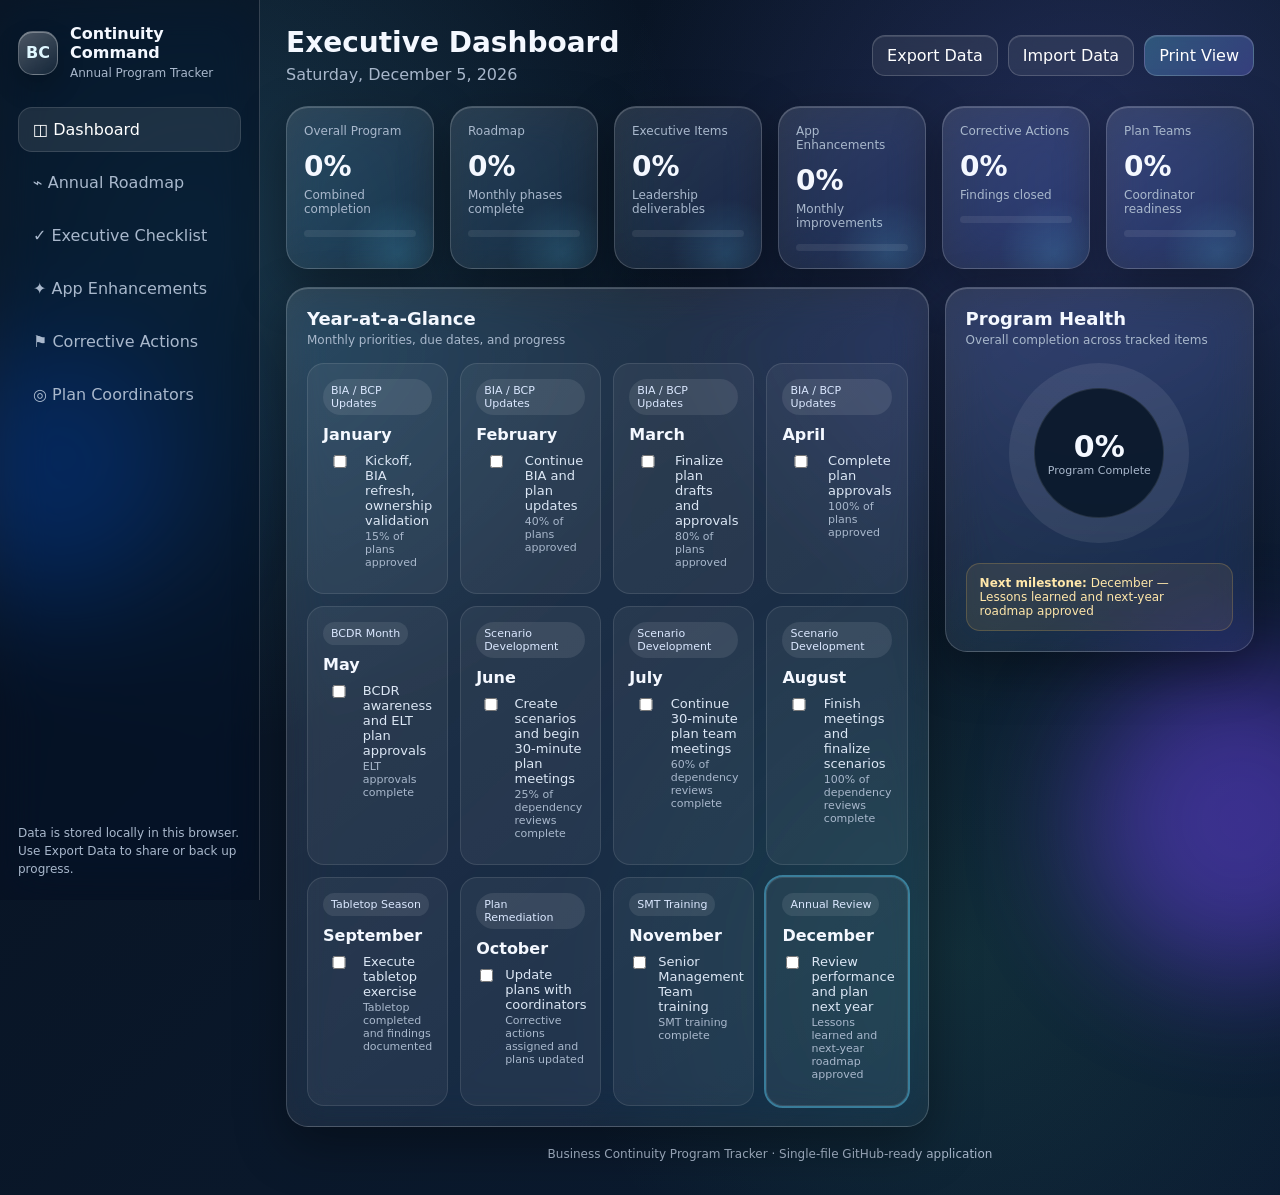
<file: bcr.html>
<!DOCTYPE html>
<html lang="en">
<head>
<meta charset="UTF-8" />
<meta name="viewport" content="width=device-width, initial-scale=1.0" />
<title>Business Continuity Program Tracker</title>
<style>
:root{
  --bg:#07111f;
  --bg2:#0c1d33;
  --glass:rgba(255,255,255,.10);
  --glass-strong:rgba(255,255,255,.16);
  --border:rgba(255,255,255,.18);
  --text:#f4f8ff;
  --muted:#a9b8cc;
  --accent:#64d7ff;
  --accent2:#7b7cff;
  --success:#4ee0a0;
  --warning:#ffc857;
  --danger:#ff6b7a;
  --shadow:0 18px 50px rgba(0,0,0,.35);
}
*{box-sizing:border-box}
html{scroll-behavior:smooth}
body{
  margin:0;
  min-height:100vh;
  font-family:Inter,ui-sans-serif,system-ui,-apple-system,BlinkMacSystemFont,"Segoe UI",sans-serif;
  color:var(--text);
  background:
    radial-gradient(circle at 15% 20%, rgba(100,215,255,.18), transparent 35%),
    radial-gradient(circle at 85% 15%, rgba(123,124,255,.22), transparent 32%),
    radial-gradient(circle at 75% 80%, rgba(78,224,160,.10), transparent 30%),
    linear-gradient(135deg,var(--bg),var(--bg2));
  overflow-x:hidden;
}
body:before,body:after{
  content:"";
  position:fixed;
  border-radius:50%;
  filter:blur(60px);
  opacity:.45;
  z-index:-1;
}
body:before{width:260px;height:260px;background:#2678ff;left:-80px;top:38%}
body:after{width:320px;height:320px;background:#7447ff;right:-120px;bottom:-80px}
button,input,select,textarea{font:inherit}
button{cursor:pointer}
.app{display:grid;grid-template-columns:260px 1fr;min-height:100vh}
.sidebar{
  position:sticky;top:0;height:100vh;padding:24px 18px;
  background:rgba(7,17,31,.58);
  backdrop-filter:blur(22px) saturate(150%);
  -webkit-backdrop-filter:blur(22px) saturate(150%);
  border-right:1px solid var(--border);
}
.brand{display:flex;gap:12px;align-items:center;margin-bottom:26px}
.logo{
  width:44px;height:44px;border-radius:15px;
  background:linear-gradient(145deg,rgba(255,255,255,.28),rgba(255,255,255,.06));
  border:1px solid rgba(255,255,255,.26);
  box-shadow:inset 0 1px 0 rgba(255,255,255,.3),0 12px 26px rgba(0,0,0,.22);
  display:grid;place-items:center;font-weight:800;color:#dff7ff
}
.brand h1{font-size:16px;line-height:1.2;margin:0}
.brand span{font-size:12px;color:var(--muted)}
.nav{display:grid;gap:8px}
.nav button{
  width:100%;padding:12px 14px;border-radius:14px;border:1px solid transparent;
  background:transparent;color:var(--muted);text-align:left;display:flex;gap:10px;align-items:center
}
.nav button:hover,.nav button.active{
  color:#fff;background:rgba(255,255,255,.09);border-color:rgba(255,255,255,.12)
}
.sidebar-footer{position:absolute;bottom:22px;left:18px;right:18px}
.small{font-size:12px;color:var(--muted);line-height:1.5}
.main{padding:26px;max-width:1600px;width:100%;margin:0 auto}
.topbar{display:flex;justify-content:space-between;gap:18px;align-items:center;margin-bottom:22px}
.title h2{font-size:28px;margin:0 0 6px}
.title p{margin:0;color:var(--muted)}
.actions{display:flex;flex-wrap:wrap;gap:10px}
.btn{
  border:1px solid var(--border);color:#fff;padding:10px 14px;border-radius:13px;
  background:rgba(255,255,255,.08);backdrop-filter:blur(12px);
  box-shadow:inset 0 1px 0 rgba(255,255,255,.12)
}
.btn:hover{background:rgba(255,255,255,.14)}
.btn.primary{background:linear-gradient(135deg,rgba(100,215,255,.28),rgba(123,124,255,.30))}
.grid{display:grid;gap:16px}
.metrics{grid-template-columns:repeat(6,minmax(0,1fr));margin-bottom:18px}
.glass{
  background:linear-gradient(145deg,rgba(255,255,255,.13),rgba(255,255,255,.055));
  border:1px solid var(--border);
  box-shadow:var(--shadow),inset 0 1px 0 rgba(255,255,255,.18);
  backdrop-filter:blur(20px) saturate(145%);
  -webkit-backdrop-filter:blur(20px) saturate(145%);
  border-radius:22px;
}
.metric{padding:17px;position:relative;overflow:hidden}
.metric:after{
  content:"";position:absolute;inset:auto -20px -40px auto;width:110px;height:110px;border-radius:50%;
  background:radial-gradient(circle,rgba(100,215,255,.16),transparent 70%)
}
.metric .label{font-size:12px;color:var(--muted);margin-bottom:12px}
.metric .value{font-size:28px;font-weight:750}
.metric .sub{font-size:12px;color:var(--muted);margin-top:5px}
.progress{height:7px;background:rgba(255,255,255,.08);border-radius:10px;overflow:hidden;margin-top:14px}
.progress span{display:block;height:100%;border-radius:10px;background:linear-gradient(90deg,var(--accent),var(--accent2))}
.layout{grid-template-columns:1.35fr .65fr;align-items:start}
.panel{padding:20px}
.panel h3{margin:0 0 4px;font-size:18px}
.panel-head{display:flex;justify-content:space-between;gap:12px;align-items:center;margin-bottom:16px}
.panel-sub{font-size:12px;color:var(--muted)}
.months{display:grid;grid-template-columns:repeat(4,minmax(0,1fr));gap:12px}
.month-card{padding:15px;border-radius:17px;background:rgba(255,255,255,.055);border:1px solid rgba(255,255,255,.10)}
.month-card.active{outline:2px solid rgba(100,215,255,.45)}
.month-card h4{margin:0 0 6px}
.phase{display:inline-flex;font-size:11px;padding:5px 8px;border-radius:99px;background:rgba(255,255,255,.09);color:#dbe8ff;margin-bottom:10px}
.task{display:flex;gap:9px;align-items:flex-start;margin:9px 0;color:#dce7f5;font-size:13px}
.task input{margin-top:2px;accent-color:#67d5ff}
.task.completed span{text-decoration:line-through;color:#7f91a7}
.task-date{display:block;color:var(--muted);font-size:11px;margin-top:2px}
.roadmap-table{width:100%;border-collapse:collapse}
.roadmap-table th,.roadmap-table td{padding:12px 10px;border-bottom:1px solid rgba(255,255,255,.08);text-align:left;vertical-align:top}
.roadmap-table th{font-size:11px;color:var(--muted);text-transform:uppercase;letter-spacing:.08em}
.status{
  display:inline-flex;align-items:center;gap:6px;border-radius:99px;padding:6px 9px;font-size:11px;
  background:rgba(255,255,255,.08)
}
.dot{width:7px;height:7px;border-radius:50%}
.red{background:var(--danger)}.amber{background:var(--warning)}.green{background:var(--success)}
.tabs{display:flex;gap:8px;flex-wrap:wrap;margin-bottom:14px}
.tab{padding:8px 11px;border-radius:11px;border:1px solid rgba(255,255,255,.1);background:rgba(255,255,255,.04);color:var(--muted)}
.tab.active{background:rgba(255,255,255,.12);color:#fff}
.form-grid{display:grid;grid-template-columns:repeat(2,minmax(0,1fr));gap:10px}
input,select,textarea{
  width:100%;border-radius:12px;border:1px solid rgba(255,255,255,.13);
  background:rgba(8,18,34,.55);color:#fff;padding:10px 11px;outline:none
}
textarea{min-height:82px;resize:vertical}
input:focus,select:focus,textarea:focus{border-color:rgba(100,215,255,.5);box-shadow:0 0 0 3px rgba(100,215,255,.08)}
.list{display:grid;gap:10px}
.item{
  padding:13px;border-radius:15px;background:rgba(255,255,255,.055);
  border:1px solid rgba(255,255,255,.09);display:grid;grid-template-columns:1fr auto;gap:12px
}
.item strong{display:block;font-size:14px}
.item .meta{font-size:12px;color:var(--muted);margin-top:4px}
.item-actions{display:flex;gap:6px;align-items:start}
.icon-btn{border:1px solid rgba(255,255,255,.1);background:rgba(255,255,255,.05);color:#fff;border-radius:10px;padding:7px 9px}
.donut{
  width:180px;height:180px;border-radius:50%;margin:10px auto 20px;
  background:conic-gradient(var(--accent) 0deg, var(--accent2) var(--deg), rgba(255,255,255,.08) var(--deg));
  display:grid;place-items:center;position:relative;
}
.donut:after{content:"";width:128px;height:128px;border-radius:50%;background:rgba(10,24,43,.92);border:1px solid rgba(255,255,255,.1)}
.donut-label{position:absolute;z-index:2;text-align:center}
.donut-label b{font-size:30px}.donut-label span{display:block;font-size:11px;color:var(--muted)}
.notice{padding:12px 13px;border-radius:14px;background:rgba(255,200,87,.09);border:1px solid rgba(255,200,87,.20);font-size:12px;color:#ffe7aa}
.section{display:none}.section.active{display:block}
.footer{padding:20px 0 8px;text-align:center;color:var(--muted);font-size:12px}
@media(max-width:1200px){.metrics{grid-template-columns:repeat(3,1fr)}.months{grid-template-columns:repeat(3,1fr)}}
@media(max-width:900px){.app{grid-template-columns:1fr}.sidebar{position:relative;height:auto;border-right:0;border-bottom:1px solid var(--border)}.sidebar-footer{position:static;margin-top:20px}.nav{grid-template-columns:repeat(3,1fr)}.layout{grid-template-columns:1fr}.main{padding:18px}.months{grid-template-columns:repeat(2,1fr)}}
@media(max-width:600px){.metrics{grid-template-columns:1fr 1fr}.months{grid-template-columns:1fr}.topbar{align-items:flex-start;flex-direction:column}.nav{grid-template-columns:1fr 1fr}.form-grid{grid-template-columns:1fr}.roadmap-table{font-size:12px}}
</style>
</head>
<body>
<div class="app">
<aside class="sidebar">
  <div class="brand">
    <div class="logo">BC</div>
    <div><h1>Continuity Command</h1><span>Annual Program Tracker</span></div>
  </div>
  <div class="nav">
    <button class="active" data-section="dashboard">◫ Dashboard</button>
    <button data-section="roadmap">⌁ Annual Roadmap</button>
    <button data-section="checklist">✓ Executive Checklist</button>
    <button data-section="enhancements">✦ App Enhancements</button>
    <button data-section="actions">⚑ Corrective Actions</button>
    <button data-section="coordinators">◎ Plan Coordinators</button>
  </div>
  <div class="sidebar-footer">
    <div class="small">Data is stored locally in this browser. Use Export Data to share or back up progress.</div>
  </div>
</aside>

<main class="main">
  <div class="topbar">
    <div class="title">
      <h2 id="pageTitle">Executive Dashboard</h2>
      <p id="todayLabel"></p>
    </div>
    <div class="actions">
      <button class="btn" onclick="exportData()">Export Data</button>
      <button class="btn" onclick="document.getElementById('importFile').click()">Import Data</button>
      <button class="btn primary" onclick="print()">Print View</button>
      <input id="importFile" type="file" accept=".json" hidden />
    </div>
  </div>

  <section id="dashboard" class="section active">
    <div class="grid metrics" id="metrics"></div>
    <div class="grid layout">
      <div class="glass panel">
        <div class="panel-head"><div><h3>Year-at-a-Glance</h3><div class="panel-sub">Monthly priorities, due dates, and progress</div></div></div>
        <div class="months" id="monthCards"></div>
      </div>
      <div class="glass panel">
        <div class="panel-head"><div><h3>Program Health</h3><div class="panel-sub">Overall completion across tracked items</div></div></div>
        <div class="donut" id="donut"><div class="donut-label"><b id="healthPct">0%</b><span>Program Complete</span></div></div>
        <div class="notice" id="nextMilestone"></div>
      </div>
    </div>
  </section>

  <section id="roadmap" class="section">
    <div class="glass panel">
      <div class="panel-head"><div><h3>Annual Roadmap</h3><div class="panel-sub">January through December program phases</div></div></div>
      <div style="overflow:auto"><table class="roadmap-table"><thead><tr><th>Month</th><th>Phase</th><th>Primary Focus</th><th>Milestone</th><th>Benchmark</th><th>Application Enhancement</th><th>Status</th></tr></thead><tbody id="roadmapBody"></tbody></table></div>
    </div>
  </section>

  <section id="checklist" class="section">
    <div class="grid layout">
      <div class="glass panel">
        <div class="panel-head"><div><h3>Executive Checklist</h3><div class="panel-sub">Leadership-facing deliverables and due dates</div></div></div>
        <div class="list" id="checklistList"></div>
      </div>
      <div class="glass panel">
        <h3>Add Executive Item</h3><div class="panel-sub" style="margin-bottom:14px">Create a new milestone or approval item</div>
        <div class="form-grid">
          <input id="newCheckTitle" placeholder="Deliverable" />
          <input id="newCheckDue" placeholder="Due date" />
          <input id="newCheckOwner" placeholder="Executive owner" />
          <select id="newCheckStatus"><option>Not Started</option><option>In Progress</option><option>Complete</option><option>At Risk</option></select>
        </div>
        <button class="btn primary" style="margin-top:12px" onclick="addChecklist()">Add Item</button>
      </div>
    </div>
  </section>

  <section id="enhancements" class="section">
    <div class="grid layout">
      <div class="glass panel">
        <div class="panel-head"><div><h3>Monthly Application Enhancements</h3><div class="panel-sub">One improvement opportunity reviewed each month</div></div></div>
        <div class="list" id="enhancementList"></div>
      </div>
      <div class="glass panel">
        <h3>Add Enhancement</h3><div class="panel-sub" style="margin-bottom:14px">Track a new capability or best-practice review</div>
        <div class="form-grid">
          <select id="enhMonth"></select>
          <input id="enhTitle" placeholder="Enhancement title" />
          <input id="enhValue" placeholder="Business value" />
          <select id="enhPriority"><option>High</option><option>Medium</option><option>Low</option><option>Future</option></select>
        </div>
        <textarea id="enhNotes" placeholder="Notes or benchmark findings"></textarea>
        <button class="btn primary" style="margin-top:12px" onclick="addEnhancement()">Add Enhancement</button>
      </div>
    </div>
  </section>

  <section id="actions" class="section">
    <div class="grid layout">
      <div class="glass panel">
        <div class="panel-head"><div><h3>Corrective Actions</h3><div class="panel-sub">Gaps, owners, due dates, and closure status</div></div></div>
        <div class="list" id="actionList"></div>
      </div>
      <div class="glass panel">
        <h3>Add Corrective Action</h3>
        <div class="form-grid" style="margin-top:14px">
          <input id="actGap" placeholder="Gap or finding" />
          <select id="actRisk"><option>High</option><option>Medium</option><option>Low</option></select>
          <input id="actOwner" placeholder="Owner" />
          <input id="actDue" type="date" />
        </div>
        <textarea id="actNotes" placeholder="Recommended action or validation notes"></textarea>
        <button class="btn primary" style="margin-top:12px" onclick="addAction()">Add Action</button>
      </div>
    </div>
  </section>

  <section id="coordinators" class="section">
    <div class="grid layout">
      <div class="glass panel">
        <div class="panel-head"><div><h3>Plan Coordinator Tracker</h3><div class="panel-sub">Department ownership and readiness status</div></div></div>
        <div class="list" id="coordinatorList"></div>
      </div>
      <div class="glass panel">
        <h3>Add Plan Coordinator</h3>
        <div class="form-grid" style="margin-top:14px">
          <input id="coordDept" placeholder="Department" />
          <input id="coordName" placeholder="Coordinator" />
          <input id="coordPlans" type="number" min="1" value="1" placeholder="Plan count" />
          <select id="coordStatus"><option>Not Started</option><option>In Progress</option><option>Complete</option><option>At Risk</option></select>
        </div>
        <button class="btn primary" style="margin-top:12px" onclick="addCoordinator()">Add Coordinator</button>
      </div>
    </div>
  </section>

  <div class="footer">Business Continuity Program Tracker · Single-file GitHub-ready application</div>
</main>
</div>

<script>
const months=["January","February","March","April","May","June","July","August","September","October","November","December"];
const defaults={
 roadmap:[
  {month:"January",phase:"BIA / BCP Updates",focus:"Kickoff, BIA refresh, ownership validation",milestone:"15% of plans approved",benchmark:"Review prior findings and candidate tabletop departments",enhancement:"Dashboard and user experience review",complete:false},
  {month:"February",phase:"BIA / BCP Updates",focus:"Continue BIA and plan updates",milestone:"40% of plans approved",benchmark:"Review RTOs of one day or earlier",enhancement:"Test-per-plan tracking",complete:false},
  {month:"March",phase:"BIA / BCP Updates",focus:"Finalize plan drafts and approvals",milestone:"80% of plans approved",benchmark:"Review critical vendor and application gaps",enhancement:"Product and service mapping",complete:false},
  {month:"April",phase:"BIA / BCP Updates",focus:"Complete plan approvals",milestone:"100% of plans approved",benchmark:"Prioritize departments and scenarios",enhancement:"Executive print view",complete:false},
  {month:"May",phase:"BCDR Month",focus:"BCDR awareness and ELT plan approvals",milestone:"ELT approvals complete",benchmark:"Scenario brainstorming and executive review",enhancement:"Workflow automation",complete:false},
  {month:"June",phase:"Scenario Development",focus:"Create scenarios and begin 30-minute plan meetings",milestone:"25% of dependency reviews complete",benchmark:"Application and vendor dependency review",enhancement:"Vendor dependency visualization",complete:false},
  {month:"July",phase:"Scenario Development",focus:"Continue 30-minute plan team meetings",milestone:"60% of dependency reviews complete",benchmark:"Review no-workaround and aggressive RTO gaps",enhancement:"Manual workaround repository",complete:false},
  {month:"August",phase:"Scenario Development",focus:"Finish meetings and finalize scenarios",milestone:"100% of dependency reviews complete",benchmark:"Confirm tabletop scope and highest-risk gaps",enhancement:"RTO/RPO heat map",complete:false},
  {month:"September",phase:"Tabletop Season",focus:"Execute tabletop exercise",milestone:"Tabletop completed and findings documented",benchmark:"Review lessons learned and action themes",enhancement:"Action item dashboard",complete:false},
  {month:"October",phase:"Plan Remediation",focus:"Update plans with coordinators",milestone:"Corrective actions assigned and plans updated",benchmark:"Validate remediation priorities",enhancement:"Corrective action workflow",complete:false},
  {month:"November",phase:"SMT Training",focus:"Senior Management Team training",milestone:"SMT training complete",benchmark:"Executive readiness review",enhancement:"Training analytics",complete:false},
  {month:"December",phase:"Annual Review",focus:"Review performance and plan next year",milestone:"Lessons learned and next-year roadmap approved",benchmark:"Benchmark what worked, what did not, and maturity goals",enhancement:"AI-assisted plan quality review",complete:false}
 ],
 checklist:[
  {title:"40% of plans approved",due:"End of February",owner:"BC Program",status:"Not Started"},
  {title:"80% of plans approved",due:"End of March",owner:"BC Program",status:"Not Started"},
  {title:"100% of plans approved",due:"End of April",owner:"ELT / Plan Owners",status:"Not Started"},
  {title:"BCDR Month and ELT approvals complete",due:"End of May",owner:"BC Program / ELT",status:"Not Started"},
  {title:"Dependency review meetings complete",due:"End of August",owner:"Plan Teams",status:"Not Started"},
  {title:"Tabletop exercise complete",due:"End of September",owner:"BC Program",status:"Not Started"},
  {title:"Plan remediation complete",due:"End of October",owner:"Plan Coordinators",status:"Not Started"},
  {title:"SMT training complete",due:"End of November",owner:"SMT",status:"Not Started"},
  {title:"Annual benchmark and next-year roadmap complete",due:"End of December",owner:"Leadership",status:"Not Started"}
 ],
 enhancements: months.map((m,i)=>({month:m,title:["Dashboard and UX review","Test-per-plan tracking","Product/service mapping","Executive print view","Workflow automation","Vendor dependency visualization","Manual workaround repository","RTO/RPO heat map","Action item dashboard","Corrective action workflow","Training analytics","AI-assisted plan quality review"][i],value:["Executive visibility","Audit readiness","Impact analysis","Reporting","Efficiency","Resilience","Recovery readiness","Risk visibility","Follow-up","Governance","Awareness","Continuous improvement"][i],priority:["High","High","High","Medium","Medium","High","High","High","High","High","Medium","Future"][i],notes:"",status:"Not Started"})),
 actions:[],
 coordinators:[]
};
let state=JSON.parse(localStorage.getItem("bcProgramState")||"null")||structuredClone(defaults);
function save(){localStorage.setItem("bcProgramState",JSON.stringify(state));renderAll()}
function statusClass(status){return status==="Complete"?"green":status==="At Risk"?"red":status==="In Progress"?"amber":"red"}
function pct(n,d){return d?Math.round(n/d*100):0}
function overall(){
 const all=[
  ...state.roadmap.map(x=>x.complete),
  ...state.checklist.map(x=>x.status==="Complete"),
  ...state.enhancements.map(x=>x.status==="Complete"),
  ...state.actions.map(x=>x.status==="Complete"),
  ...state.coordinators.map(x=>x.status==="Complete")
 ];
 return pct(all.filter(Boolean).length,all.length);
}
function metricCard(label,value,sub,progress){return `<div class="glass metric"><div class="label">${label}</div><div class="value">${value}</div><div class="sub">${sub}</div><div class="progress"><span style="width:${progress}%"></span></div></div>`}
function renderMetrics(){
 const planPct=pct(state.roadmap.filter(x=>x.complete).length,12);
 const checkPct=pct(state.checklist.filter(x=>x.status==="Complete").length,state.checklist.length);
 const enhPct=pct(state.enhancements.filter(x=>x.status==="Complete").length,state.enhancements.length);
 const actionPct=pct(state.actions.filter(x=>x.status==="Complete").length,state.actions.length||1);
 const coordPct=pct(state.coordinators.filter(x=>x.status==="Complete").length,state.coordinators.length||1);
 document.getElementById("metrics").innerHTML=[
  metricCard("Overall Program",overall()+"%","Combined completion",overall()),
  metricCard("Roadmap",planPct+"%","Monthly phases complete",planPct),
  metricCard("Executive Items",checkPct+"%","Leadership deliverables",checkPct),
  metricCard("App Enhancements",enhPct+"%","Monthly improvements",enhPct),
  metricCard("Corrective Actions",actionPct+"%","Findings closed",actionPct),
  metricCard("Plan Teams",coordPct+"%","Coordinator readiness",coordPct)
 ].join("");
}
function renderMonths(){
 const current=new Date().getMonth();
 document.getElementById("monthCards").innerHTML=state.roadmap.map((m,i)=>`
 <div class="month-card ${i===current?"active":""}">
   <span class="phase">${m.phase}</span><h4>${m.month}</h4>
   <div class="task ${m.complete?"completed":""}">
    <input type="checkbox" ${m.complete?"checked":""} onchange="state.roadmap[${i}].complete=this.checked;save()">
    <span>${m.focus}<span class="task-date">${m.milestone}</span></span>
   </div>
 </div>`).join("");
}
function renderRoadmap(){
 document.getElementById("roadmapBody").innerHTML=state.roadmap.map((m,i)=>`<tr>
 <td><strong>${m.month}</strong></td><td>${m.phase}</td><td>${m.focus}</td><td>${m.milestone}</td><td>${m.benchmark}</td><td>${m.enhancement}</td>
 <td><button class="status" onclick="state.roadmap[${i}].complete=!state.roadmap[${i}].complete;save()"><span class="dot ${m.complete?"green":"red"}"></span>${m.complete?"Complete":"Open"}</button></td></tr>`).join("");
}
function cycleStatus(kind,index){
 const order=["Not Started","In Progress","Complete","At Risk"];
 const item=state[kind][index]; item.status=order[(order.indexOf(item.status)+1)%order.length]; save()
}
function renderChecklist(){
 document.getElementById("checklistList").innerHTML=state.checklist.map((x,i)=>`<div class="item"><div><strong>${x.title}</strong><div class="meta">${x.due} · ${x.owner}</div><div style="margin-top:8px"><button class="status" onclick="cycleStatus('checklist',${i})"><span class="dot ${statusClass(x.status)}"></span>${x.status}</button></div></div><div class="item-actions"><button class="icon-btn" onclick="state.checklist.splice(${i},1);save()">×</button></div></div>`).join("");
}
function renderEnhancements(){
 document.getElementById("enhancementList").innerHTML=state.enhancements.map((x,i)=>`<div class="item"><div><strong>${x.month}: ${x.title}</strong><div class="meta">${x.value} · Priority: ${x.priority}${x.notes?" · "+x.notes:""}</div><div style="margin-top:8px"><button class="status" onclick="cycleStatus('enhancements',${i})"><span class="dot ${statusClass(x.status)}"></span>${x.status}</button></div></div><div class="item-actions"><button class="icon-btn" onclick="state.enhancements.splice(${i},1);save()">×</button></div></div>`).join("");
}
function renderActions(){
 document.getElementById("actionList").innerHTML=state.actions.length?state.actions.map((x,i)=>`<div class="item"><div><strong>${x.gap}</strong><div class="meta">${x.risk} risk · ${x.owner||"Unassigned"} · Due ${x.due||"TBD"}${x.notes?" · "+x.notes:""}</div><div style="margin-top:8px"><button class="status" onclick="cycleStatus('actions',${i})"><span class="dot ${statusClass(x.status)}"></span>${x.status}</button></div></div><div class="item-actions"><button class="icon-btn" onclick="state.actions.splice(${i},1);save()">×</button></div></div>`).join(""):`<div class="small">No corrective actions added yet.</div>`;
}
function renderCoordinators(){
 document.getElementById("coordinatorList").innerHTML=state.coordinators.length?state.coordinators.map((x,i)=>`<div class="item"><div><strong>${x.department}</strong><div class="meta">${x.name} · ${x.plans} plan(s)</div><div style="margin-top:8px"><button class="status" onclick="cycleStatus('coordinators',${i})"><span class="dot ${statusClass(x.status)}"></span>${x.status}</button></div></div><div class="item-actions"><button class="icon-btn" onclick="state.coordinators.splice(${i},1);save()">×</button></div></div>`).join(""):`<div class="small">No plan coordinators added yet.</div>`;
}
function renderHealth(){
 const v=overall();document.getElementById("healthPct").textContent=v+"%";document.getElementById("donut").style.setProperty("--deg",(v*3.6)+"deg");
 const current=new Date().getMonth();const next=state.roadmap.find((x,i)=>i>=current&&!x.complete)||state.roadmap.find(x=>!x.complete);
 document.getElementById("nextMilestone").innerHTML=next?`<strong>Next milestone:</strong> ${next.month} — ${next.milestone}`:"All annual milestones are complete.";
}
function addChecklist(){
 const t=newCheckTitle.value.trim();if(!t)return;
 state.checklist.push({title:t,due:newCheckDue.value.trim()||"TBD",owner:newCheckOwner.value.trim()||"Unassigned",status:newCheckStatus.value});
 newCheckTitle.value=newCheckDue.value=newCheckOwner.value="";save()
}
function addEnhancement(){
 const t=enhTitle.value.trim();if(!t)return;
 state.enhancements.push({month:enhMonth.value,title:t,value:enhValue.value.trim()||"Continuous improvement",priority:enhPriority.value,notes:enhNotes.value.trim(),status:"Not Started"});
 enhTitle.value=enhValue.value=enhNotes.value="";save()
}
function addAction(){
 const g=actGap.value.trim();if(!g)return;
 state.actions.push({gap:g,risk:actRisk.value,owner:actOwner.value.trim(),due:actDue.value,notes:actNotes.value.trim(),status:"Not Started"});
 actGap.value=actOwner.value=actDue.value=actNotes.value="";save()
}
function addCoordinator(){
 const d=coordDept.value.trim(),n=coordName.value.trim();if(!d||!n)return;
 state.coordinators.push({department:d,name:n,plans:Number(coordPlans.value)||1,status:coordStatus.value});
 coordDept.value=coordName.value="";coordPlans.value=1;save()
}
function exportData(){
 const blob=new Blob([JSON.stringify(state,null,2)],{type:"application/json"});
 const a=document.createElement("a");a.href=URL.createObjectURL(blob);a.download="bc-program-data.json";a.click();URL.revokeObjectURL(a.href)
}
document.getElementById("importFile").addEventListener("change",e=>{
 const f=e.target.files[0];if(!f)return;const r=new FileReader();
 r.onload=()=>{try{state=JSON.parse(r.result);save()}catch{alert("The selected file is not valid BC program JSON.")}};r.readAsText(f)
});
document.querySelectorAll(".nav button").forEach(btn=>btn.addEventListener("click",()=>{
 document.querySelectorAll(".nav button").forEach(b=>b.classList.remove("active"));btn.classList.add("active");
 document.querySelectorAll(".section").forEach(s=>s.classList.remove("active"));document.getElementById(btn.dataset.section).classList.add("active");
 document.getElementById("pageTitle").textContent=btn.textContent.trim().replace(/^[^\w]+/,"")
}));
function renderAll(){renderMetrics();renderMonths();renderRoadmap();renderChecklist();renderEnhancements();renderActions();renderCoordinators();renderHealth()}
document.getElementById("todayLabel").textContent=new Date().toLocaleDateString(undefined,{weekday:"long",year:"numeric",month:"long",day:"numeric"});
document.getElementById("enhMonth").innerHTML=months.map(m=>`<option>${m}</option>`).join("");
renderAll();
</script>
</body>
</html>
</file>
